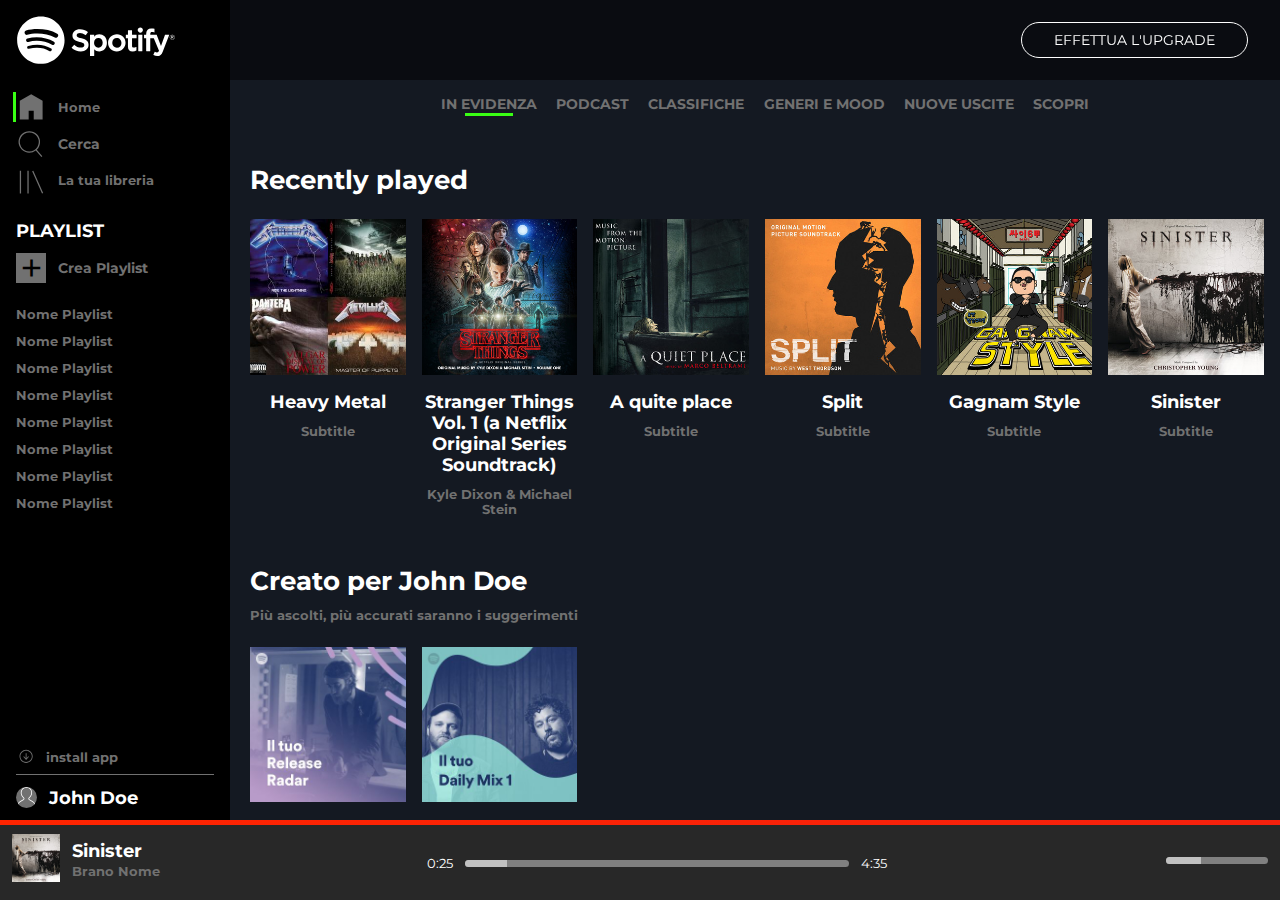
<file: index.html>
<!DOCTYPE html>
<html lang="en">
<head>
    <meta charset="UTF-8">
    <meta http-equiv="X-UA-Compatible" content="IE=edge">
    <meta name="viewport" content="width=device-width, initial-scale=1.0">
    <link href="https://fonts.googleapis.com/css2?family=Montserrat:wght@400;500;600;700&display=swap" rel="stylesheet">
    <link rel="stylesheet" href="https://cdnjs.cloudflare.com/ajax/libs/font-awesome/6.2.0/css/all.min.css" integrity="sha512-xh6O/CkQoPOWDdYTDqeRdPCVd1SpvCA9XXcUnZS2FmJNp1coAFzvtCN9BmamE+4aHK8yyUHUSCcJHgXloTyT2A==" crossorigin="anonymous" referrerpolicy="no-referrer" />
    <link rel="stylesheet" href="css/style.css">
    <title>Spotify</title>
</head>
<body>

    <!-- seconda pagina creata sulla playlista di Heavy Metal -->

    <!-- EASTER EGG SULLA CANZONE DI GANGNAM STYLE -->

    <!-- contenitore di tutta la pagina -->
    <div class="wrapper">

        <!-- contenitore della barra di navigazione laterale e del contenuto del sito -->
        <main class="flex"> 

            <!-- barra di navigazione laterale -->
            <nav class="nav_bar flex f_column a_it_center_sm">

                <!-- logo grande di spotify -->
                <div class="logo_box d_none_sm">
                    <svg xmlns="http://www.w3.org/2000/svg" viewBox="0 0 1134 340" class="spotify-logo--text"><title>Spotify</title><path fill="#ffffff" d="M8 171c0 92 76 168 168 168s168-76 168-168S268 4 176 4 8 79 8 171zm230 78c-39-24-89-30-147-17-14 2-16-18-4-20 64-15 118-8 162 19 11 7 0 24-11 18zm17-45c-45-28-114-36-167-20-17 5-23-21-7-25 61-18 136-9 188 23 14 9 0 31-14 22zM80 133c-17 6-28-23-9-30 59-18 159-15 221 22 17 9 1 37-17 27-54-32-144-35-195-19zm379 91c-17 0-33-6-47-20-1 0-1 1-1 1l-16 19c-1 1-1 2 0 3 18 16 40 24 64 24 34 0 55-19 55-47 0-24-15-37-50-46-29-7-34-12-34-22s10-16 23-16 25 5 39 15c0 0 1 1 2 1s1-1 1-1l14-20c1-1 1-1 0-2-16-13-35-20-56-20-31 0-53 19-53 46 0 29 20 38 52 46 28 6 32 12 32 22 0 11-10 17-25 17zm95-77v-13c0-1-1-2-2-2h-26c-1 0-2 1-2 2v147c0 1 1 2 2 2h26c1 0 2-1 2-2v-46c10 11 21 16 36 16 27 0 54-21 54-61s-27-60-54-60c-15 0-26 5-36 17zm30 78c-18 0-31-15-31-35s13-34 31-34 30 14 30 34-12 35-30 35zm68-34c0 34 27 60 62 60s62-27 62-61-26-60-61-60-63 27-63 61zm30-1c0-20 13-34 32-34s33 15 33 35-13 34-32 34-33-15-33-35zm140-58v-29c0-1 0-2-1-2h-26c-1 0-2 1-2 2v29h-13c-1 0-2 1-2 2v22c0 1 1 2 2 2h13v58c0 23 11 35 34 35 9 0 18-2 25-6 1 0 1-1 1-2v-21c0-1 0-2-1-2h-2c-5 3-11 4-16 4-8 0-12-4-12-12v-54h30c1 0 2-1 2-2v-22c0-1-1-2-2-2h-30zm129-3c0-11 4-15 13-15 5 0 10 0 15 2h1s1-1 1-2V93c0-1 0-2-1-2-5-2-12-3-22-3-24 0-36 14-36 39v5h-13c-1 0-2 1-2 2v22c0 1 1 2 2 2h13v89c0 1 1 2 2 2h26c1 0 1-1 1-2v-89h25l37 89c-4 9-8 11-14 11-5 0-10-1-15-4h-1l-1 1-9 19c0 1 0 3 1 3 9 5 17 7 27 7 19 0 30-9 39-33l45-116v-2c0-1-1-1-2-1h-27c-1 0-1 1-1 2l-28 78-30-78c0-1-1-2-2-2h-44v-3zm-83 3c-1 0-2 1-2 2v113c0 1 1 2 2 2h26c1 0 1-1 1-2V134c0-1 0-2-1-2h-26zm-6-33c0 10 9 19 19 19s18-9 18-19-8-18-18-18-19 8-19 18zm245 69c10 0 19-8 19-18s-9-18-19-18-18 8-18 18 8 18 18 18zm0-34c9 0 17 7 17 16s-8 16-17 16-16-7-16-16 7-16 16-16zm4 18c3-1 5-3 5-6 0-4-4-6-8-6h-8v19h4v-6h4l4 6h5zm-3-9c2 0 4 1 4 3s-2 3-4 3h-4v-6h4z"/></svg>
                </div>

                <div class="logo_box_small">
                    <svg xmlns="http://www.w3.org/2000/svg" viewBox="0 0 167.5 167.5" class="spotify-logo"><title>Spotify</title><path fill="#ffffff" d="M83.7 0C37.5 0 0 37.5 0 83.7c0 46.3 37.5 83.7 83.7 83.7 46.3 0 83.7-37.5 83.7-83.7S130 0 83.7 0zM122 120.8c-1.4 2.5-4.6 3.2-7 1.7-19.8-12-44.5-14.7-73.7-8-2.8.5-5.6-1.2-6.2-4-.2-2.8 1.5-5.6 4-6.2 32-7.3 59.6-4.2 81.6 9.3 2.6 1.5 3.4 4.7 1.8 7.2zM132.5 98c-2 3-6 4-9 2.2-22.5-14-56.8-18-83.4-9.8-3.2 1-7-1-8-4.3s1-7 4.6-8c30.4-9 68.2-4.5 94 11 3 2 4 6 2 9zm1-23.8c-27-16-71.6-17.5-97.4-9.7-4 1.3-8.2-1-9.5-5.2-1.3-4 1-8.5 5.2-9.8 29.6-9 78.8-7.2 109.8 11.2 3.7 2.2 5 7 2.7 10.7-2 3.8-7 5-10.6 2.8z"/></svg>
                </div>

                <!-- sezione con comandi di home, ricerca e libreria -->
                <section id="nav_home" class="f_grow_sm margin_top_md">
                    <div class="icon_box flex a_it_center">
                        <svg viewBox="0 0 512 512" xmlns="http://www.w3.org/2000/svg"><path d="M448 463.746h-149.333v-149.333h-85.334v149.333h-149.333v-315.428l192-111.746 192 110.984v316.19z" fill="#ffffff"/></svg>
                        <span class="sub_title_2 d_none_sm margin_left_sm">Home</span>
                    </div>
                    <div class="icon_box flex a_it_center margin_top_xsm">
                        <svg viewBox="0 0 512 512" xmlns="http://www.w3.org/2000/svg"><path d="M349.714 347.937l93.714 109.969-16.254 13.969-93.969-109.969q-48.508 36.825-109.207 36.825-36.826 0-70.476-14.349t-57.905-38.603-38.603-57.905-14.349-70.476 14.349-70.476 38.603-57.905 57.905-38.603 70.476-14.349 70.476 14.349 57.905 38.603 38.603 57.905 14.349 70.476q0 37.841-14.73 71.619t-40.889 58.921zM224 377.397q43.428 0 80.254-21.461t58.286-58.286 21.461-80.254-21.461-80.254-58.286-58.285-80.254-21.46-80.254 21.46-58.285 58.285-21.46 80.254 21.46 80.254 58.285 58.286 80.254 21.461z" fill="#ffffff" fill-rule="evenodd"/></svg>
                        <span class="sub_title_1 d_none_sm margin_left_sm">Cerca</span>
                    </div>
                    <div class="icon_box flex a_it_center margin_top_xsm">
                        <svg viewBox="0 0 512 512" xmlns="http://www.w3.org/2000/svg"><path d="M291.301 81.778l166.349 373.587-19.301 8.635-166.349-373.587zM64 463.746v-384h21.334v384h-21.334zM192 463.746v-384h21.334v384h-21.334z" fill="#ffffff"/></svg>
                        <span class="sub_title_2 d_none_sm margin_left_sm">La tua libreria</span>
                    </div>
                </section>

                <!-- sezione delle classi personali -->
                <section class="margin_top_md d_none_sm">
                    <div class="title_2">PLAYLIST</div>
                    <div id="new_playlist" class="margin_top_sm flex a_it_center">
                        <span class="plus txt_center">+</span>
                        <span class="sub_title_1 margin_left_sm">Crea Playlist</span>
                    </div>                    
                </section>
                
                <section id="personal_playlist" class="d_none_sm">
                    <ul>
                        <li class="sub_title_2 margin_top_md hov_white">Nome Playlist</li>
                        <li class="sub_title_2 margin_top_sm hov_white">Nome Playlist</li>
                        <li class="sub_title_2 margin_top_sm hov_white">Nome Playlist</li>
                        <li class="sub_title_2 margin_top_sm hov_white">Nome Playlist</li>
                        <li class="sub_title_2 margin_top_sm hov_white">Nome Playlist</li>
                        <li class="sub_title_2 margin_top_sm hov_white">Nome Playlist</li>
                        <li class="sub_title_2 margin_top_sm hov_white">Nome Playlist</li>
                        <li class="sub_title_2 margin_top_sm hov_white">Nome Playlist</li>
                    </ul>
                </section>

                <!-- sezione download e profilo -->
                <section id="profile" class="flex_sm a_it_center margin_top_sm margin_bottom_sm">
                    <div class="download_box flex a_it_center">
                        <svg viewBox="0 0 20 20" xmlns="http://www.w3.org/2000/svg"><title>Download icon</title><path d="M12 11.657V6h-1v5.65L9.076 9.414l-.758.65 3.183 3.702 3.195-3.7-.758-.653L12 11.657zM11.5 2C7.358 2 4 5.358 4 9.5c0 4.142 3.358 7.5 7.5 7.5 4.142 0 7.5-3.358 7.5-7.5C19 5.358 15.642 2 11.5 2zm0 14C7.916 16 5 13.084 5 9.5S7.916 3 11.5 3 18 5.916 18 9.5 15.084 16 11.5 16z" fill="#ffffff" fill-rule="evenodd"/></svg>
                        <span class="sub_title_2 d_none_sm margin_left_sm">install app</span>
                    </div>
                    <div class="profile_box flex a_it_center margin_top_sm hov_pointer">
                        <svg viewBox="0 0 80 90" xmlns="http://www.w3.org/2000/svg"><title>User Icon</title><path d="M67.74 61.78l-14.5-8.334c-.735-.422-1.24-1.145-1.385-1.98-.145-.835.088-1.685.638-2.33l5.912-6.93c3.747-4.378 5.81-9.967 5.81-15.737v-2.256c0-6.668-2.792-13.108-7.658-17.67C51.622 1.92 45.17-.386 38.392.054c-12.677.82-22.607 11.772-22.607 24.934v1.483c0 5.77 2.063 11.36 5.81 15.736l5.912 6.933c.55.644.783 1.493.638 2.33-.143.834-.648 1.556-1.383 1.98l-14.494 8.33C4.7 66.077 0 74.15 0 82.844v6.76h3.333v-6.76c0-7.5 4.055-14.46 10.59-18.174l14.5-8.334c1.597-.918 2.692-2.487 3.007-4.302.315-1.815-.19-3.66-1.387-5.06l-5.913-6.936c-3.23-3.775-5.01-8.594-5.01-13.57v-1.484c0-11.41 8.562-20.9 19.488-21.608 5.85-.377 11.415 1.61 15.67 5.598 4.26 3.992 6.605 9.404 6.605 15.24v2.254c0 4.976-1.778 9.796-5.01 13.57l-5.915 6.935c-1.195 1.4-1.7 3.246-1.386 5.06.313 1.816 1.41 3.385 3.008 4.303l14.507 8.338c6.525 3.71 10.58 10.67 10.58 18.17v6.76H80v-6.76c0-8.695-4.7-16.768-12.26-21.063z" fill="#ffffff" fill-rule="evenodd"/></svg>
                        <span class="title_2 d_none_sm margin_left_sm">John Doe</span>
                    </div>
                </section>

            </nav>

            <!-- contenuto del sito: album, playlist, podcast ecc. -->
            <section class="main_content">

                <!-- barra opaca superiore -->
                <aside class="aside_bar upgrade flex a_it_center">
                    <div id="upgrade_btn"><a href="#">effettua l&#39;upgrade</a></div>
                </aside>

                <!-- sezione dei contenuti multimediali -->
                <section class="inner_content">

                    <!-- barra di navigazione del contenuto tra podcast, in evidenza, classifiche ecc. -->
                    <nav class="nav_content">
                        <ul class="flex j_center txt_center">
                            <li><a href="#" class="sub_title_1 hov_white active">in evidenza</a></li>
                            <li><a href="#" class="sub_title_1 hov_white">podcast</a></li>
                            <li><a href="#" class="sub_title_1 hov_white">classifiche</a></li>
                            <li><a href="#" class="sub_title_1 hov_white">generi e mood</a></li>
                            <li><a href="#" class="sub_title_1 hov_white">nuove uscite</a></li>
                            <li><a href="#" class="sub_title_1 hov_white">scopri</a></li>
                        </ul>
                    </nav>

                    <!-- brani riprodotti di recente -->
                    <section id="recently" class="margin_top_big">
                        <div class="title_1">Recently played</div>
                        <div class="cards flex txt_center">
                            <div class="card margin_top_md">
                                <div class="img_box">
                                    <img src="img/metal_lifting.jpg">
                                    <div class="play_btn"><i class="fa-regular fa-circle-play"></i></div>
                                    <div class="overlay"></div>
                                </div>
                                <div><a href="pages/page-1.html" class="title_2 margin_top_sm">Heavy Metal</a></div>
                                <div><a href="pages/page-1.html" class="sub_title_2 margin_top_sm">Subtitle</a></div>
                            </div>
                            <div class="card margin_top_md">
                                <div class="img_box">
                                    <img src="img/stranger.jpeg">
                                    <div class="play_btn"><i class="fa-regular fa-circle-play"></i></div>
                                    <div class="overlay"></div>
                                </div>
                                <div class="title_2 margin_top_sm">Stranger Things Vol. 1 (a Netflix Original Series Soundtrack)</div>
                                <div class="sub_title_2 margin_top_sm">Kyle Dixon & Michael Stein</div>
                            </div>
                            <div class="card margin_top_md">
                                <div class="img_box">
                                    <img src="img/aquietplace.jpeg">
                                    <div class="play_btn"><i class="fa-regular fa-circle-play"></i></div>
                                    <div class="overlay"></div>
                                </div>
                                <div class="title_2 margin_top_sm">A quite place</div>
                                <div class="sub_title_2 margin_top_sm">Subtitle</div>
                            </div>
                            <div class="card margin_top_md">
                                <div class="img_box">
                                    <img src="img/split.jpeg">
                                    <div class="play_btn"><i class="fa-regular fa-circle-play"></i></div>
                                    <div class="overlay"></div>
                                </div>
                                <div class="title_2 margin_top_sm">Split</div>
                                <div class="sub_title_2 margin_top_sm">Subtitle</div>
                            </div>
                            <div class="card margin_top_md">
                                <div class="img_box">
                                    <img src="img/gangnam-style.jfif">
                                    <div class="play_btn"><i class="fa-regular fa-circle-play"></i></div>
                                    <div class="overlay"></div>
                                </div>
                                <div><a href="pages/page-2.html" class="title_2 margin_top_sm">Gagnam Style</a></div>
                                <div ><a href="pages/page-2.html" class="sub_title_2 margin_top_sm">Subtitle</a></div>
                            </div>
                            <div class="card margin_top_md">
                                <div class="img_box">
                                    <img src="img/sinister.jpeg">
                                    <div class="play_btn"><i class="fa-regular fa-circle-play"></i></div>
                                    <div class="overlay"></div>
                                </div>
                                <div class="title_2 margin_top_sm">Sinister</div>
                                <div class="sub_title_2 margin_top_sm">Subtitle</div>
                            </div>
                            
                        </div>
                    </section>

                    <!-- playlist create per te -->
                    <section id="made_for" class="margin_top_big">
                        <div class="title_1">Creato per John Doe</div>
                        <div class="sub_title_2 margin_top_sm">Pi&ugrave; ascolti, pi&ugrave; accurati saranno i suggerimenti</div>
                        <div class="cards flex txt_center">
                            <div class="card margin_top_md">
                                <div class="img_box">
                                    <img src="img/radar.jpeg">
                                    <div class="play_btn"><i class="fa-regular fa-circle-play"></i></div>
                                    <div class="overlay"></div>
                                </div>
                                <div class="title_2 margin_top_sm">Delease Radar</div>
                            </div>
                            <div class="card margin_top_md">
                                <div class="img_box">
                                    <img src="img/mixdaily.jpeg">
                                    <div class="play_btn"><i class="fa-regular fa-circle-play"></i></div>
                                    <div class="overlay"></div>
                                </div>
                                <div class="title_2 margin_top_sm">Daily Mix 1</div>
                            </div>
                            
                        </div>
                    </section>

                    <!-- artisti famosi -->
                    <section id="famous_artists" class="margin_top_big">
                        <div class="title_1">Artisti pi&ugrave; popolari</div>
                        <div class="sub_title_2 margin_top_sm">Pi&ugrave; ascolti, pi&ugrave; accurati saranno i suggerimenti</div>
                        <div class="cards flex txt_center">
                            <div class="card margin_top_md">
                                <div class="img_box">
                                    <img src="img/youg.jpeg">
                                    <div class="play_btn"><i class="fa-regular fa-circle-play"></i></div>
                                    <div class="overlay"></div>
                                </div>
                                <div class="title_2 margin_top_sm">Lana Del Rey</div>
                            </div>
                            <div class="card margin_top_md">
                                <div class="img_box">
                                    <img src="img/einaudi.jpeg">
                                    <div class="play_btn"><i class="fa-regular fa-circle-play"></i></div>
                                    <div class="overlay"></div>
                                </div>
                                <div class="title_2 margin_top_sm">Einaudi</div>
                            </div>
                            
                        </div>
                    </section>
                </section>

            </section>
        </main>
        <footer class="flex a_it_center j_between">

            <!-- sezione dell'icona e del nome brano -->
            <section id="song" class="flex a_it_center side_icon margin_right_sm margin_left_sm">
                <div class="img_box hov_pointer"><img src="img/sinister.jpeg"></div>
                <div class="margin_left_sm margin_right_sm d_none_sm">
                    <div class="title_2">Sinister</div>
                    <span class="sub_title_2">Brano Nome</span>
                </div>
                <div class="margin_left_sm">
                    <span class="icon_box"><i class="fa-regular fa-heart hov_white"></i></span>
                    <span class="icon_box"><i class="fa-regular fa-folder hov_white"></i></span>
                </div>
            </section>
            
            <!-- barra player della musica -->
            <section class="txt_white central_icon txt_center margin_left_sm margin_right_sm">
                <div class="flex a_it_center j_center">
                    <i class="fa-solid fa-shuffle icon_sm hov_scale"></i>
                    <i class="fa-solid fa-backward icon_sm margin_left_sm margin_right_sm hov_scale"></i>
                    <i class="fa-regular fa-circle-play icon_md margin_left_sm margin_right_sm hov_scale"></i>
                    <i class="fa-solid fa-forward icon_sm margin_left_sm margin_right_sm hov_scale"></i>
                    <i class="fa-solid fa-rotate-right icon_sm hov_scale"></i>
                </div>
                <div id="seconds" class="margin_top_xsm flex a_it_center j_center">
                    <span class="margin_right_sm">0:25</span>
                    <progress id="bar_seconds" class="hov_pointer d_none_sm" value="11" max="100"></progress>    
                    <span class="margin_left_sm">4:35</span>
                </div>   
            </section>

            <!-- barra del volume e altre funzioni -->
            <section class="txt_white side_sicon flex a_it_center margin_left_sm margin_right_sm">
                <i class="fa-solid fa-list-ul hov_pointer"></i>
                <i class="fa-solid fa-display margin_left_sm hov_pointer"></i>
                <i class="fa-solid fa-volume-high margin_left_sm margin_right_sm hov_pointer"></i>
                <progress id="bar_volume" class="hov_pointer d_none_sm" value="35" max="100"></progress> 
            </section>

            <div class="line"></div>
        </footer>
    </div>
</body>
</html>
</file>
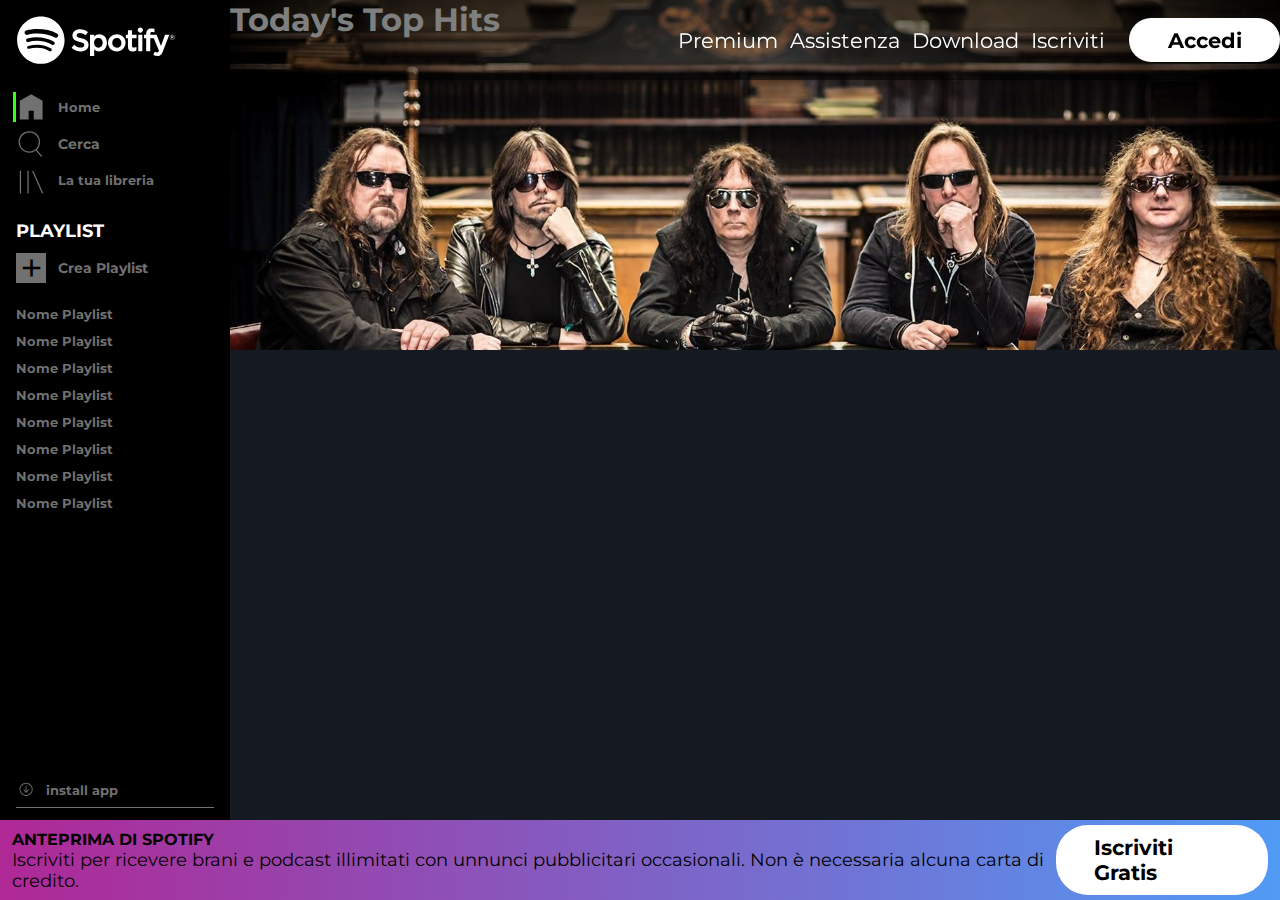
<file: pages/page-1.html>
<!DOCTYPE html>
<html lang="en">
<head>
    <meta charset="UTF-8">
    <meta http-equiv="X-UA-Compatible" content="IE=edge">
    <meta name="viewport" content="width=device-width, initial-scale=1.0">
    <link href="https://fonts.googleapis.com/css2?family=Montserrat:wght@400;500;600;700&display=swap" rel="stylesheet">
    <link rel="stylesheet" href="https://cdnjs.cloudflare.com/ajax/libs/font-awesome/6.2.0/css/all.min.css" integrity="sha512-xh6O/CkQoPOWDdYTDqeRdPCVd1SpvCA9XXcUnZS2FmJNp1coAFzvtCN9BmamE+4aHK8yyUHUSCcJHgXloTyT2A==" crossorigin="anonymous" referrerpolicy="no-referrer" />
    <link rel="stylesheet" href="../css/style.css">
    <title>Spotify</title>
</head>
<body id="page-1">
    <!-- contenitore di tutta la pagina -->
    <div class="wrapper">

        <!-- contenitore della barra di navigazione laterale e del contenuto del sito -->
        <main class="flex"> 

            <!-- barra di navigazione laterale -->
            <nav class="nav_bar flex f_column a_it_center_sm">

                <!-- logo grande di spotify -->
                <div class="logo_box d_none_sm">
                    <a href="../index.html">
                        <svg xmlns="http://www.w3.org/2000/svg" viewBox="0 0 1134 340" class="spotify-logo--text"><title>Spotify</title><path fill="#ffffff" d="M8 171c0 92 76 168 168 168s168-76 168-168S268 4 176 4 8 79 8 171zm230 78c-39-24-89-30-147-17-14 2-16-18-4-20 64-15 118-8 162 19 11 7 0 24-11 18zm17-45c-45-28-114-36-167-20-17 5-23-21-7-25 61-18 136-9 188 23 14 9 0 31-14 22zM80 133c-17 6-28-23-9-30 59-18 159-15 221 22 17 9 1 37-17 27-54-32-144-35-195-19zm379 91c-17 0-33-6-47-20-1 0-1 1-1 1l-16 19c-1 1-1 2 0 3 18 16 40 24 64 24 34 0 55-19 55-47 0-24-15-37-50-46-29-7-34-12-34-22s10-16 23-16 25 5 39 15c0 0 1 1 2 1s1-1 1-1l14-20c1-1 1-1 0-2-16-13-35-20-56-20-31 0-53 19-53 46 0 29 20 38 52 46 28 6 32 12 32 22 0 11-10 17-25 17zm95-77v-13c0-1-1-2-2-2h-26c-1 0-2 1-2 2v147c0 1 1 2 2 2h26c1 0 2-1 2-2v-46c10 11 21 16 36 16 27 0 54-21 54-61s-27-60-54-60c-15 0-26 5-36 17zm30 78c-18 0-31-15-31-35s13-34 31-34 30 14 30 34-12 35-30 35zm68-34c0 34 27 60 62 60s62-27 62-61-26-60-61-60-63 27-63 61zm30-1c0-20 13-34 32-34s33 15 33 35-13 34-32 34-33-15-33-35zm140-58v-29c0-1 0-2-1-2h-26c-1 0-2 1-2 2v29h-13c-1 0-2 1-2 2v22c0 1 1 2 2 2h13v58c0 23 11 35 34 35 9 0 18-2 25-6 1 0 1-1 1-2v-21c0-1 0-2-1-2h-2c-5 3-11 4-16 4-8 0-12-4-12-12v-54h30c1 0 2-1 2-2v-22c0-1-1-2-2-2h-30zm129-3c0-11 4-15 13-15 5 0 10 0 15 2h1s1-1 1-2V93c0-1 0-2-1-2-5-2-12-3-22-3-24 0-36 14-36 39v5h-13c-1 0-2 1-2 2v22c0 1 1 2 2 2h13v89c0 1 1 2 2 2h26c1 0 1-1 1-2v-89h25l37 89c-4 9-8 11-14 11-5 0-10-1-15-4h-1l-1 1-9 19c0 1 0 3 1 3 9 5 17 7 27 7 19 0 30-9 39-33l45-116v-2c0-1-1-1-2-1h-27c-1 0-1 1-1 2l-28 78-30-78c0-1-1-2-2-2h-44v-3zm-83 3c-1 0-2 1-2 2v113c0 1 1 2 2 2h26c1 0 1-1 1-2V134c0-1 0-2-1-2h-26zm-6-33c0 10 9 19 19 19s18-9 18-19-8-18-18-18-19 8-19 18zm245 69c10 0 19-8 19-18s-9-18-19-18-18 8-18 18 8 18 18 18zm0-34c9 0 17 7 17 16s-8 16-17 16-16-7-16-16 7-16 16-16zm4 18c3-1 5-3 5-6 0-4-4-6-8-6h-8v19h4v-6h4l4 6h5zm-3-9c2 0 4 1 4 3s-2 3-4 3h-4v-6h4z"/></svg>
                    </a>
                </div>

                <div class="logo_box_small">
                    <svg xmlns="http://www.w3.org/2000/svg" viewBox="0 0 167.5 167.5" class="spotify-logo"><title>Spotify</title><path fill="#ffffff" d="M83.7 0C37.5 0 0 37.5 0 83.7c0 46.3 37.5 83.7 83.7 83.7 46.3 0 83.7-37.5 83.7-83.7S130 0 83.7 0zM122 120.8c-1.4 2.5-4.6 3.2-7 1.7-19.8-12-44.5-14.7-73.7-8-2.8.5-5.6-1.2-6.2-4-.2-2.8 1.5-5.6 4-6.2 32-7.3 59.6-4.2 81.6 9.3 2.6 1.5 3.4 4.7 1.8 7.2zM132.5 98c-2 3-6 4-9 2.2-22.5-14-56.8-18-83.4-9.8-3.2 1-7-1-8-4.3s1-7 4.6-8c30.4-9 68.2-4.5 94 11 3 2 4 6 2 9zm1-23.8c-27-16-71.6-17.5-97.4-9.7-4 1.3-8.2-1-9.5-5.2-1.3-4 1-8.5 5.2-9.8 29.6-9 78.8-7.2 109.8 11.2 3.7 2.2 5 7 2.7 10.7-2 3.8-7 5-10.6 2.8z"/></svg>
                </div>

                <!-- sezione con comandi di home, ricerca e libreria -->
                <section id="nav_home" class="f_grow_sm margin_top_md">
                    <div class="icon_box flex a_it_center">
                        <svg viewBox="0 0 512 512" xmlns="http://www.w3.org/2000/svg"><path d="M448 463.746h-149.333v-149.333h-85.334v149.333h-149.333v-315.428l192-111.746 192 110.984v316.19z" fill="#ffffff"/></svg>
                        <span class="sub_title_2 d_none_sm margin_left_sm">Home</span>
                    </div>
                    <div class="icon_box flex a_it_center margin_top_xsm">
                        <svg viewBox="0 0 512 512" xmlns="http://www.w3.org/2000/svg"><path d="M349.714 347.937l93.714 109.969-16.254 13.969-93.969-109.969q-48.508 36.825-109.207 36.825-36.826 0-70.476-14.349t-57.905-38.603-38.603-57.905-14.349-70.476 14.349-70.476 38.603-57.905 57.905-38.603 70.476-14.349 70.476 14.349 57.905 38.603 38.603 57.905 14.349 70.476q0 37.841-14.73 71.619t-40.889 58.921zM224 377.397q43.428 0 80.254-21.461t58.286-58.286 21.461-80.254-21.461-80.254-58.286-58.285-80.254-21.46-80.254 21.46-58.285 58.285-21.46 80.254 21.46 80.254 58.285 58.286 80.254 21.461z" fill="#ffffff" fill-rule="evenodd"/></svg>
                        <span class="sub_title_1 d_none_sm margin_left_sm">Cerca</span>
                    </div>
                    <div class="icon_box flex a_it_center margin_top_xsm">
                        <svg viewBox="0 0 512 512" xmlns="http://www.w3.org/2000/svg"><path d="M291.301 81.778l166.349 373.587-19.301 8.635-166.349-373.587zM64 463.746v-384h21.334v384h-21.334zM192 463.746v-384h21.334v384h-21.334z" fill="#ffffff"/></svg>
                        <span class="sub_title_2 d_none_sm margin_left_sm">La tua libreria</span>
                    </div>
                </section>

                <!-- sezione delle classi personali -->
                <section class="margin_top_md d_none_sm">
                    <div class="title_2">PLAYLIST</div>
                    <div id="new_playlist" class="margin_top_sm flex a_it_center">
                        <span class="plus txt_center">+</span>
                        <span class="sub_title_1 margin_left_sm">Crea Playlist</span>
                    </div>                    
                </section>
                
                <section id="personal_playlist" class="d_none_sm">
                    <ul>
                        <li class="sub_title_2 margin_top_md hov_white">Nome Playlist</li>
                        <li class="sub_title_2 margin_top_sm hov_white">Nome Playlist</li>
                        <li class="sub_title_2 margin_top_sm hov_white">Nome Playlist</li>
                        <li class="sub_title_2 margin_top_sm hov_white">Nome Playlist</li>
                        <li class="sub_title_2 margin_top_sm hov_white">Nome Playlist</li>
                        <li class="sub_title_2 margin_top_sm hov_white">Nome Playlist</li>
                        <li class="sub_title_2 margin_top_sm hov_white">Nome Playlist</li>
                        <li class="sub_title_2 margin_top_sm hov_white">Nome Playlist</li>
                    </ul>
                </section>

                <!-- sezione download e profilo -->
                <section id="profile" class="flex_sm a_it_center margin_top_sm margin_bottom_sm">
                    <div class="download_box flex a_it_center">
                        <svg viewBox="0 0 20 20" xmlns="http://www.w3.org/2000/svg"><title>Download icon</title><path d="M12 11.657V6h-1v5.65L9.076 9.414l-.758.65 3.183 3.702 3.195-3.7-.758-.653L12 11.657zM11.5 2C7.358 2 4 5.358 4 9.5c0 4.142 3.358 7.5 7.5 7.5 4.142 0 7.5-3.358 7.5-7.5C19 5.358 15.642 2 11.5 2zm0 14C7.916 16 5 13.084 5 9.5S7.916 3 11.5 3 18 5.916 18 9.5 15.084 16 11.5 16z" fill="#ffffff" fill-rule="evenodd"/></svg>
                        <span class="sub_title_2 d_none_sm margin_left_sm">install app</span>
                    </div>
                    <!-- <div class="profile_box flex a_it_center margin_top_sm hov_pointer">
                        <svg viewBox="0 0 80 90" xmlns="http://www.w3.org/2000/svg"><title>User Icon</title><path d="M67.74 61.78l-14.5-8.334c-.735-.422-1.24-1.145-1.385-1.98-.145-.835.088-1.685.638-2.33l5.912-6.93c3.747-4.378 5.81-9.967 5.81-15.737v-2.256c0-6.668-2.792-13.108-7.658-17.67C51.622 1.92 45.17-.386 38.392.054c-12.677.82-22.607 11.772-22.607 24.934v1.483c0 5.77 2.063 11.36 5.81 15.736l5.912 6.933c.55.644.783 1.493.638 2.33-.143.834-.648 1.556-1.383 1.98l-14.494 8.33C4.7 66.077 0 74.15 0 82.844v6.76h3.333v-6.76c0-7.5 4.055-14.46 10.59-18.174l14.5-8.334c1.597-.918 2.692-2.487 3.007-4.302.315-1.815-.19-3.66-1.387-5.06l-5.913-6.936c-3.23-3.775-5.01-8.594-5.01-13.57v-1.484c0-11.41 8.562-20.9 19.488-21.608 5.85-.377 11.415 1.61 15.67 5.598 4.26 3.992 6.605 9.404 6.605 15.24v2.254c0 4.976-1.778 9.796-5.01 13.57l-5.915 6.935c-1.195 1.4-1.7 3.246-1.386 5.06.313 1.816 1.41 3.385 3.008 4.303l14.507 8.338c6.525 3.71 10.58 10.67 10.58 18.17v6.76H80v-6.76c0-8.695-4.7-16.768-12.26-21.063z" fill="#ffffff" fill-rule="evenodd"/></svg>
                        <span class="title_2 d_none_sm margin_left_sm">John Doe</span>
                    </div> -->
                </section>

            </nav>

            <!-- contenuto del sito: album, playlist, podcast ecc. -->
            <section class="main_content">

                <!-- barra opaca superiore -->
                <aside class="aside_bar flex a_it_center">
                    <a href="#" class="font_md margin_left_sm txt_white">Premium</a>
                    <a href="#" class="font_md margin_left_sm txt_white">Assistenza</a>
                    <a href="#" class="font_md margin_left_sm txt_white">Download</a>
                    <a href="#" class="font_md margin_left_sm margin_right_sm txt_white">Iscriviti</a>
                    <a href="#" class="btn margin_left_sm hov_scale">Accedi</a>
                </aside>

                <!-- sezione dei contenuti multimediali -->
                <section class="inner_content">
                    <div class="playlist_title">
                        <h1 class="txt_white">Today's Top Hits</h1>
                    </div>
                    
                </section>
        </main>
        <footer class="flex a_it_center j_between">
            <div class="margin_left_sm">
                <h2>anteprima di spotify</h2>
                <p class="font_xmd">Iscriviti per ricevere brani e podcast illimitati con unnunci pubblicitari occasionali. Non è necessaria alcuna carta di credito.</p>
            </div>
            <div class="margin_right_sm">
                <a href="#" class="btn hov_scale">Iscriviti Gratis</a>
            </div>
        </footer>
    </div>
</body>
</html>
</file>
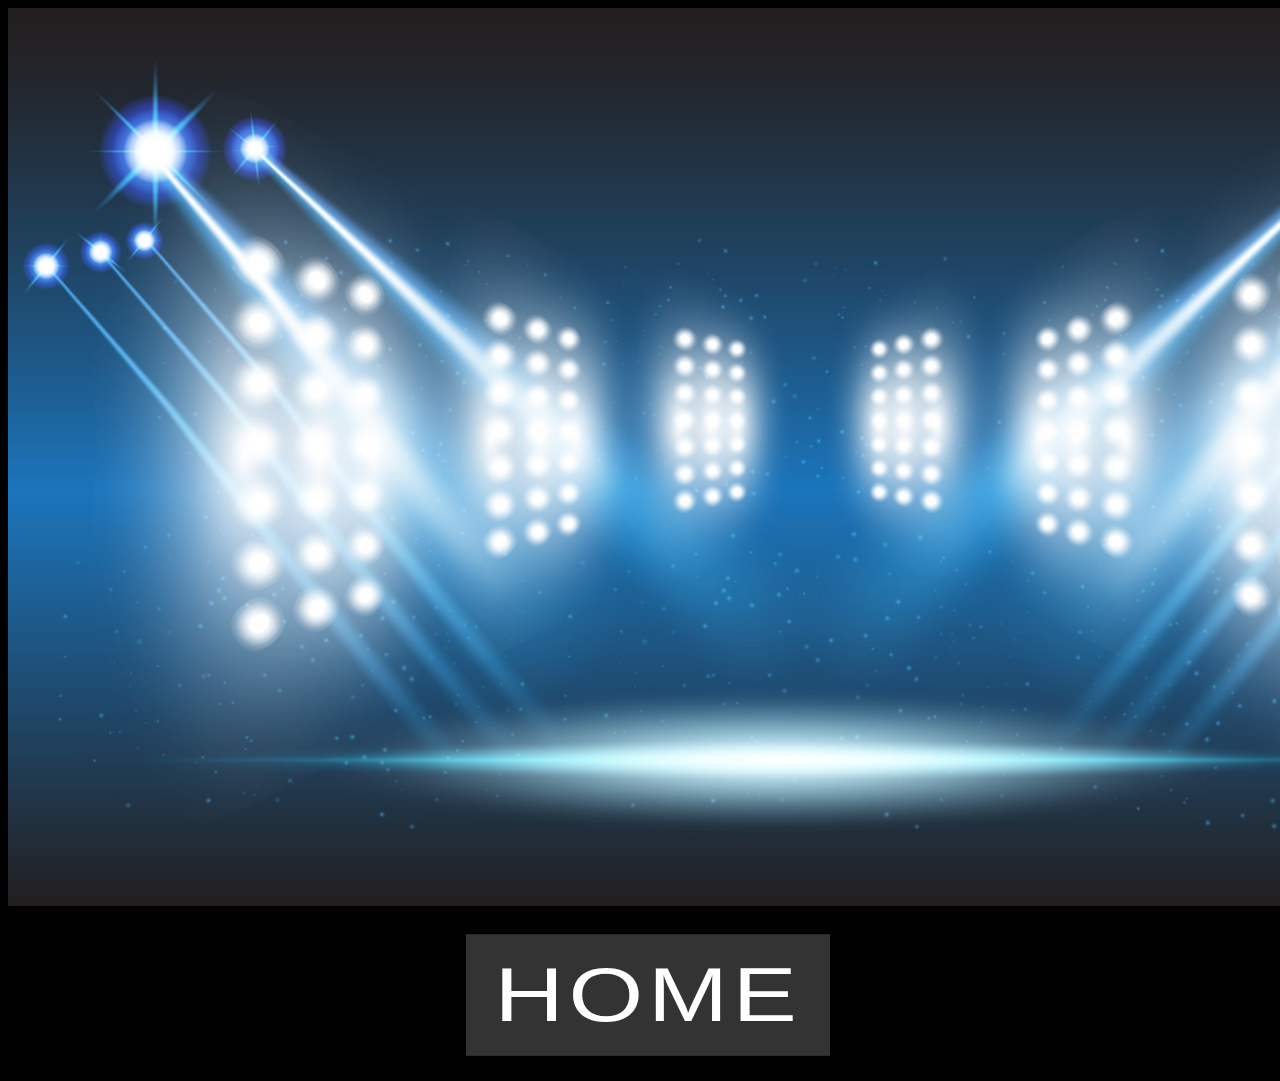
<file: pages/page-2.html>
<!DOCTYPE html>
<html lang="en">
<head>
    <meta charset="UTF-8">
    <meta http-equiv="X-UA-Compatible" content="IE=edge">
    <meta name="viewport" content="width=device-width, initial-scale=1.0">
    <link rel="stylesheet" href="../css/style-2.css">
    <title>Easter Egg</title>
</head>
<body>
    <div class="wrap">
        <div class="img_box">
            <img src="../img/palco.jpg" alt="">
            <div class="dance"></div>
        </div>
        <div class="container">
            <a href="../index.html" class="border-animation"><div class="border-animation__inner">HOME</div></a>
        </div>
    </div>
</body>
</html>
</file>
<file: css/style.css>
/**************** Utility ****************/
*{
    margin: 0;
    padding: 0;
    box-sizing: border-box;
}
html{
    font-family: 'Montserrat', sans-serif;
}
:root{
    --black: rgba(0, 0, 0, 1);
    --black_05: rgba(0, 0, 0, 0.5);
    --dark_blue: rgba(20, 25, 34, 1);
    --dark_grey: rgba(40, 40, 40, 1);
    --white: rgba(255, 255, 255, 1);
    --grey: rgba(113, 113, 113, 1); 
    --lime: #39ff14;
    --light_grey: #c1c1c1;
}
::-webkit-scrollbar {
    width: 10px;
    height: 10px;
    overflow: overlay
}
::-webkit-scrollbar-track {
    box-shadow: inset 0 0 20px black; 
    background: rgb(83, 83, 83); 
    border-radius: 10px;
    overflow: overlay
}
::-webkit-scrollbar-thumb {
    background:  rgb(46, 189, 89); 
    border-radius: 10px;
}
::-webkit-scrollbar-thumb:hover {
    background:  rgb(46, 189, 89, 0.5);  
}

/**************** Common ****************/
a{
    text-decoration: none;
    display: block;
}
ul{
    list-style: none;
}
img{
    max-width: 100%;
}
.flex{
    display: flex;
}
.f_column{
    flex-direction: column;
}
.j_center{
    justify-content: center;
}
.j_between{
    justify-content: space-between;
}
.a_it_center{
    align-items: center;
}
[class*=title]{
    font-weight: 700;
}
[class^=title]{
    color: var(--white);
}
[class*=sub_title]{
    color: var(--grey);
}
.title_1{
    font-size: 1.6rem;
}
.title_2{
    font-size: 1.1rem;
}
.sub_title_1{
    font-size: 0.9rem;
}
.sub_title_2{
    font-size: 0.8rem;
}
.txt_white{
    color: var(--white);
}
.txt_center{
    text-align: center;
}
.margin_top_big{
    margin-top: 3rem;
}
.margin_top_md{
    margin-top: 1.5rem;
}
.margin_top_sm{
    margin-top: 0.75rem;
}
.margin_bottom_sm{
    margin-bottom: 0.75rem;
}
.margin_top_xsm{
    margin-top: 0.4rem;
}
.margin_right_sm{
    margin-right: 0.75rem;
}
.margin_left_sm{
    margin-left: 0.75rem;
}

/**************** Layout sezioni ****************/
.wrapper{
    width: 100%;
    height: 100vh;
    overflow-y: hidden;
    min-width: 450px;
}
main{
    width: 100%;
    height: calc(100vh - 80px);
}
footer{
    min-width: 450px;
    width: 100%;
    height: 80px;
    position: fixed;
    bottom: 0;
    left: 0;
    z-index: 1000;
    background-color: var(--dark_grey);
}
.nav_bar{
    width: 230px;
    height: calc(100vh - 80px);
    background-color: var(--black);
    padding: 1rem 1rem 0 1rem;
    z-index: 1000;
}
.aside_bar{
    width: calc(100% - 230px);
    min-width: 400px;
    height: 80px;
    position: fixed;
    top: 0;
    right: 0;
    background-color: rgba(0, 0, 0, 0.5);
    justify-content: flex-end;
    z-index: 100;
}
.main_content{
    width: calc(100% - 230px);
    height: 100%;
    background-color: var(--dark_blue);
}
.inner_content{
    height: 100%;
    padding: 95px 0 0 20px;
    overflow-y: auto;
}

/**************** barra opaca in alto ****************/
.upgrade a{
    color: var(--white);
    border: 1px solid white;
    padding: 0.5rem 2rem;
    margin-right: 2rem;
    border-radius: 1.5rem;
    text-transform: uppercase;
    font-size: 0.9rem;
}

/**************** nav bar del contenuto ****************/
.nav_content li a{
    padding: 0 0.6rem;
    text-transform: uppercase;
}
.nav_content ul a.active::after{
    content:'';
    width: 50%;
    height: 3px;
    display: block;
    background-color: var(--lime);
    margin: auto;
}

/**************** sezione delle playlist in evidenza ****************/
.card{
    width: calc(100% / 6);
    padding-right: 1rem;
}
#famous_artists .card .img_box{
    border-radius: 50%;
    overflow: hidden;
}
.inner_content section:last-child{
    margin-bottom: 4rem;
}
.inner_content .img_box{
    position: relative;
}
.inner_content .play_btn{
    font-size: 2.5rem;
    color: transparent;
    position: absolute;
    top:50%;
    left:50%;
    transform: translate(-50%, -50%);
    z-index: 500;
}
.inner_content .overlay{
    background-color: transparent;
    position: absolute;
    top: 0;
    left: 0;
    right: 0;
    bottom: 0;
}

/**************** nav bar laterale****************/
.nav_bar .logo_box svg{
    height: 3rem;
}
.nav_bar .logo_box_small{
    display: none;
}
.nav_bar .icon_box path, .download_box path{
    fill: var(--grey);
}
.nav_bar .icon_box svg, .logo_box_small svg{
    height: 1.9rem;
}
.nav_bar .plus{
    display: inline-block;
    height: 1.9rem;
    width: 1.9rem;
    line-height: 1.9rem;
    font-size: 2.5rem;
    background-color: var(--grey);
}
.nav_bar #personal_playlist{
    flex-grow: 3;
    min-height: 150px;
    overflow-y: auto;
}
.nav_bar .download_box svg{
    height: 1.1rem;
}
.nav_bar .download_box{
    border-bottom: 1px solid var(--grey);
    padding-bottom: 0.5rem;
}
.nav_bar .profile_box svg{
    height: 1.3rem;
    width: 1.3rem;
    background-color: var(--grey);
    border-radius: 50%;
}
.nav_bar #nav_home div:first-child{
    border-left: 3px solid var(--lime);
    margin-left: -3px;
}

/**************** barra player footer ****************/
footer .img_box{
    width: 3rem;
    flex-shrink: 0;
}
footer .icon_box{
    color: var(--grey);
}
footer .icon_sm{
    font-size: 1.1rem;
}
footer .icon_md{
    font-size: 1.7rem;
}
footer #seconds{
    font-size: 0.8rem;
}
footer #bar_seconds, footer #bar_volume{
    height: 7px;
    background-color:var(--grey) ;
    border-radius: 10px;
    overflow: hidden;
}
footer #bar_seconds::-webkit-progress-value, 
footer #bar_volume::-webkit-progress-value{
    background-color: var(--light_grey);
}
footer #bar_seconds{
    width: 30vw;
}
footer #bar_volume{
    width: 8vw;
}

/**************** animazioni e hover ****************/

.hov_pointer:hover{
    cursor: pointer;
}
.hov_scale, .hov_white, 
#nav_home path, 
#nav_home [class*=title], 
#new_playlist .plus, 
#new_playlist .sub_title_1,
#profile .sub_title_2,
#profile path,
#song .sub_title_2,
footer #bar_seconds::-webkit-progress-value, 
footer #bar_volume::-webkit-progress-value,
.inner_content .play_btn,
.inner_content .overlay,
.inner_content .card .img_box
{
    transition: 0.4s;
}
.hov_white:hover,
#nav_home div:hover,
#nav_home div:hover [class*=title],
#new_playlist:hover .sub_title_1,
#profile div:first-child:hover .sub_title_2,
#song .sub_title_2:hover
{
    color: var(--white);
    cursor: pointer;
}
.hov_scale:hover{
    transform: scale(1.2);
    cursor: pointer;
}
#nav_home div:hover path,
#profile div:first-child:hover path
{
    fill: var(--white);
}
#new_playlist:hover .plus{
    background-color: var(--white);
}
#song .sub_title_2:hover{
    text-decoration: underline;
} 
footer #bar_seconds:hover::-webkit-progress-value, 
footer #bar_volume:hover::-webkit-progress-value{
    background-color: var(--lime);
}
.inner_content .card:hover .overlay{
    background-color: var(--black_05);
}
.inner_content .card:hover .play_btn{
    color: var(--white);
}
.inner_content .card:hover .img_box{
    transform: scale(1.1);
}

/* linea neon rainbow */
.line { 
    height: 5px;
    width: 100%;
    left:0;
    right: 0;
    top: 0;
    bottom: 0;
    position: absolute;
    background: linear-gradient(124deg, #ff2400, #e81d1d, #e8b71d, #e3e81d, #1de840, #1ddde8, #2b1de8, #dd00f3, #dd00f3);
    background-size: 1800% 1800%;
    -webkit-animation: rainbow 13s ease infinite;
    -z-animation: rainbow 13s ease infinite;
    -o-animation: rainbow 13s ease infinite;
    animation: rainbow 13s ease infinite;
}
@-webkit-keyframes rainbow {
    0%{background-position:0% 82%}
    50%{background-position:100% 19%}
    100%{background-position:0% 82%}
}
@-moz-keyframes rainbow {
    0%{background-position:0% 82%}
    50%{background-position:100% 19%}
    100%{background-position:0% 82%}
}
@-o-keyframes rainbow {
    0%{background-position:0% 82%}
    50%{background-position:100% 19%}
    100%{background-position:0% 82%}
}
@keyframes rainbow { 
    0%{background-position:0% 82%}
    50%{background-position:100% 19%}
    100%{background-position:0% 82%}
}

/* animazione sui pulsanti di home, cerca e libreria */
#nav_home .icon_box::before {  
    transform: scaleX(0);
    transform-origin: bottom right;
}
#nav_home .icon_box:hover::before {
    transform: scaleX(1);
    transform-origin: bottom left;
}
#nav_home .icon_box::before {
    content: " ";
    display: block;
    position: absolute;
    top: 0; right: 0; bottom: 0; left: 0;
    inset: 0 0 0 0;
    background: var(--grey);
    z-index: -1;
    transition: transform .3s ease;
}
#nav_home .icon_box {
    position: relative;
}

/* animazione sul pulsante di upgrade */
#upgrade_btn:hover {
    animation: wiggle 2s linear infinite;
}
@keyframes wiggle {
    0%, 7% {
    transform: rotateZ(0);
    }
    15% {
    transform: rotateZ(-15deg);
    }
    20% {
    transform: rotateZ(10deg);
    }
    25% {
    transform: rotateZ(-10deg);
    }
    30% {
    transform: rotateZ(6deg);
    }
    35% {
    transform: rotateZ(-4deg);
    }
    40%, 100% {
    transform: rotateZ(0);
    }
}
/**************** media query ****************/
@media screen and (max-width:992px){
    :root{
        font-size: 0.9rem;
    }

    /* ridotto numero di card a 4 */
    .card{
        width: 25%;
    }

    /* modifica della nav_content */
    .cards.flex, .nav_content .flex{
        flex-wrap: wrap;
    }
    .nav_content li{
        margin-bottom: 2rem;
    }
}

@media screen and (max-width:768px){

    /* ridotto a 2 il numero di carte */
    .card{
        width: 50%;
    }
}

@media screen and (max-width: 576px){

    /* common nella versione mobile */
    .d_none_sm{
        display: none;
    }
    .a_it_center_sm{
        align-items: center;
    }
    .f_grow_sm{
        flex-grow: 3;
    }

    /* modifiche sulla nav bar laterale */
    .nav_bar .logo_box_small{
        display: block;
    }
    .nav_bar .download_box{
        border-bottom: 0;
    }
    .nav_bar{
        width: 50px;
        padding: 0.5rem 0.5rem 0 0.5rem;
    }

    /* modifica delle lunghezza dei riquadri in base alla nuova nav bar */
    .aside_bar{
        width: calc(100% - 50px);
    }
    .main_content{
        width: calc(100% - 50px);
    }
}

/************************** PAGE 1 ************************************/
/**************** Common ****************/

#page-1 .btn{
    background-color: var(--white);
    padding: 0.6rem 2.4rem;
    font-size: 1.3rem;
    font-weight: 700;
    border-radius: 2rem;
    color: var(--black);
}
#page-1 .font_md{
    font-size: 1.3rem;
}
#page-1 .font_xmd{
    font-size: 1.1rem;
}
#page-1 .font_bold{
    font-weight: 700;
}
/**************** contenuto della pagina ****************/
#page-1 .inner_content{
    padding: 0;
}
#page-1 .playlist_title{
    width: 100%;
    height: 350px;
    background-image: url('../img/bandjpg.jpg');
    background-size: cover;
    background-position: center;
    position: relative;
}
#page-1 .h1{
    
}

/**************** footer ****************/
#page-1 footer{
    background-image: linear-gradient(90deg,#af2896,#509bf5);
}
#page-1 footer h2{
    font-size: 1rem;
    text-transform: uppercase;
}
</file>
<file: css/style-2.css>
*{
    box-sizing: border-box;
}
body{
    background-color: black;
}
.wrap{
    width: 100vw;
    height: 100vh;
}
img{
    width: 100%;
}
.img_box{
    position: relative;
    width: 1600px;
    margin:auto
}
.dance {
    width: 225px; 
    height: 400px;
    background-image: url(https://estelle.github.io/10/files/sprite.png);
    animation: gangham 4s steps(23,start) infinite,
    movearound 12s steps(69,end) infinite alternate 44ms;
    animation-direction: normal, alternate;
    position: absolute;
    top: 40%;
    left: 27%;
    transform: translate(-50%, -50%);
}
@keyframes gangham {
  0% {background-position: 0 0}
  100% {background-position: -5175px 0}
}
@keyframes movearound {
  0% {transform: translatex(0)}
  100% {transform: translatex(600px);}
}

.container {
    width: 100%;
    text-align: center;
  }
  
  .border-animation {
    --border-width: 0.1em;
    --animation-speed: 0.5s;
    --color: #ffffff;
    color: var(--color);
    position: relative;
    display: inline-block;
    font-size: 4em;
    line-height: 1em;
    transform: scale(1, 0.8);
    border: var(--border-width) solid transparent;
  }
    
    .border-animation__inner {
      position: relative;
      display: inline-block;
      width: 100%;
      font-family: 'Six Caps', sans-serif;
      font-weight: 300;
      text-transform: uppercase;
      letter-spacing: 0.05em;
      cursor: pointer;
      padding: 0.2em;
      background: #333;
      z-index: 1;
      border: solid var(--border-width) transparent;
    }
    
    .border-animation:before,
    .border-animation:after {
      content: '';
      position: absolute;
      background: var(--color);
    }
    
    .border-animation:focus:before,
    .border-animation:hover:before {
      animation: beforeBorders var(--animation-speed) forwards ease-in-out;
    }
  
    .border-animation:focus:after,
    .border-animation:hover:after {
      animation: afterBorders var(--animation-speed) forwards ease-in-out;
    }
    
    .border-animation:focus,
    .border-animation:hover {
      animation: borderColors var(--animation-speed) steps(1) forwards;
      outline: none;
    
  
    }.border-animation {
        animation: background-1 calc(var(--animation-speed) / 5 * 3) forwards ease-in-out;
        animation-delay: calc(var(--animation-speed) / 5 * 2);
    }
  
  @keyframes beforeBorders {
    0% {
      top: calc(var(--border-width) * -1);
      left: 50%;
      bottom: auto;
      right: auto;
      width: 0;
      height: var(--border-width);
    }
    33% {    
      top: calc(var(--border-width) * -1);
      left: calc(var(--border-width) * -1);
      bottom: auto;
      right: auto;
      width: calc(var(--border-width) + 50%);
      height: var(--border-width);
    }
    66% {
      top: calc(var(--border-width) * -1);
      left: calc(var(--border-width) * -1);
      bottom: auto;
      right: auto;
      width: var(--border-width);
      height: calc((var(--border-width) * 2) + 100%);
    }
    100% {
      top: auto;
      left: calc(var(--border-width) * -1);
      bottom: calc(var(--border-width) * -1);
      right: auto;
      width: calc(var(--border-width) + 50%);
      height: calc((var(--border-width) * 2) + 100%);
    }
  }
  
  @keyframes afterBorders {
    0% {
      top: calc(var(--border-width) * -1);
      left: auto;
      bottom: auto;
      right: 50%;
      width: 0;
      height: var(--border-width);
    }
    33% {    
      top: calc(var(--border-width) * -1);
      left: auto;
      bottom: auto;
      right: calc(var(--border-width) * -1);
      width: calc(var(--border-width) + 50%);
      height: var(--border-width);
    }
    66% {
      top: calc(var(--border-width) * -1);
      left: auto;
      bottom: auto;
      right: calc(var(--border-width) * -1);
      width: var(--border-width);
      height: calc((var(--border-width) * 2) + 100%);
    }
    100% {
      top: auto;
      left: auto;
      bottom: calc(var(--border-width) * -1);
      right: calc(var(--border-width) * -1);
      width: calc(var(--border-width) + 50%);
      height: calc((var(--border-width) * 2) + 100%);
    }
  }
  
  @keyframes borderColors {
    0% {
      border-top-color: transparent;
      border-right-color: transparent;
      border-bottom-color: transparent;
      border-left-color: transparent;
    }
    33% {
      border-top-color: var(--color);
      border-right-color: transparent;
      border-bottom-color: transparent;
      border-left-color: transparent;
  
    }
    66% {
      border-top-color: var(--color);
      border-right-color: var(--color);
      border-bottom-color: transparent;
      border-left-color: var(--color);
    }
    100% {
      border-top-color: var(--color);
      border-right-color: var(--color);
      border-bottom-color: var(--color);
      border-left-color: var(--color);
    }
  }
  
  @keyframes background-1 {
    to {
      background: #555;
      text-shadow: 0 0.1em 0.1em #111;
    }
  }
  
  @media (min-width: 850px) {
    body {
      justify-content: center;
    }
  }
  
  @media (min-width: 1200px) {
    .border-animation {
      font-size: 6em;
      line-height: 1em;    
    }
  }
</file>
